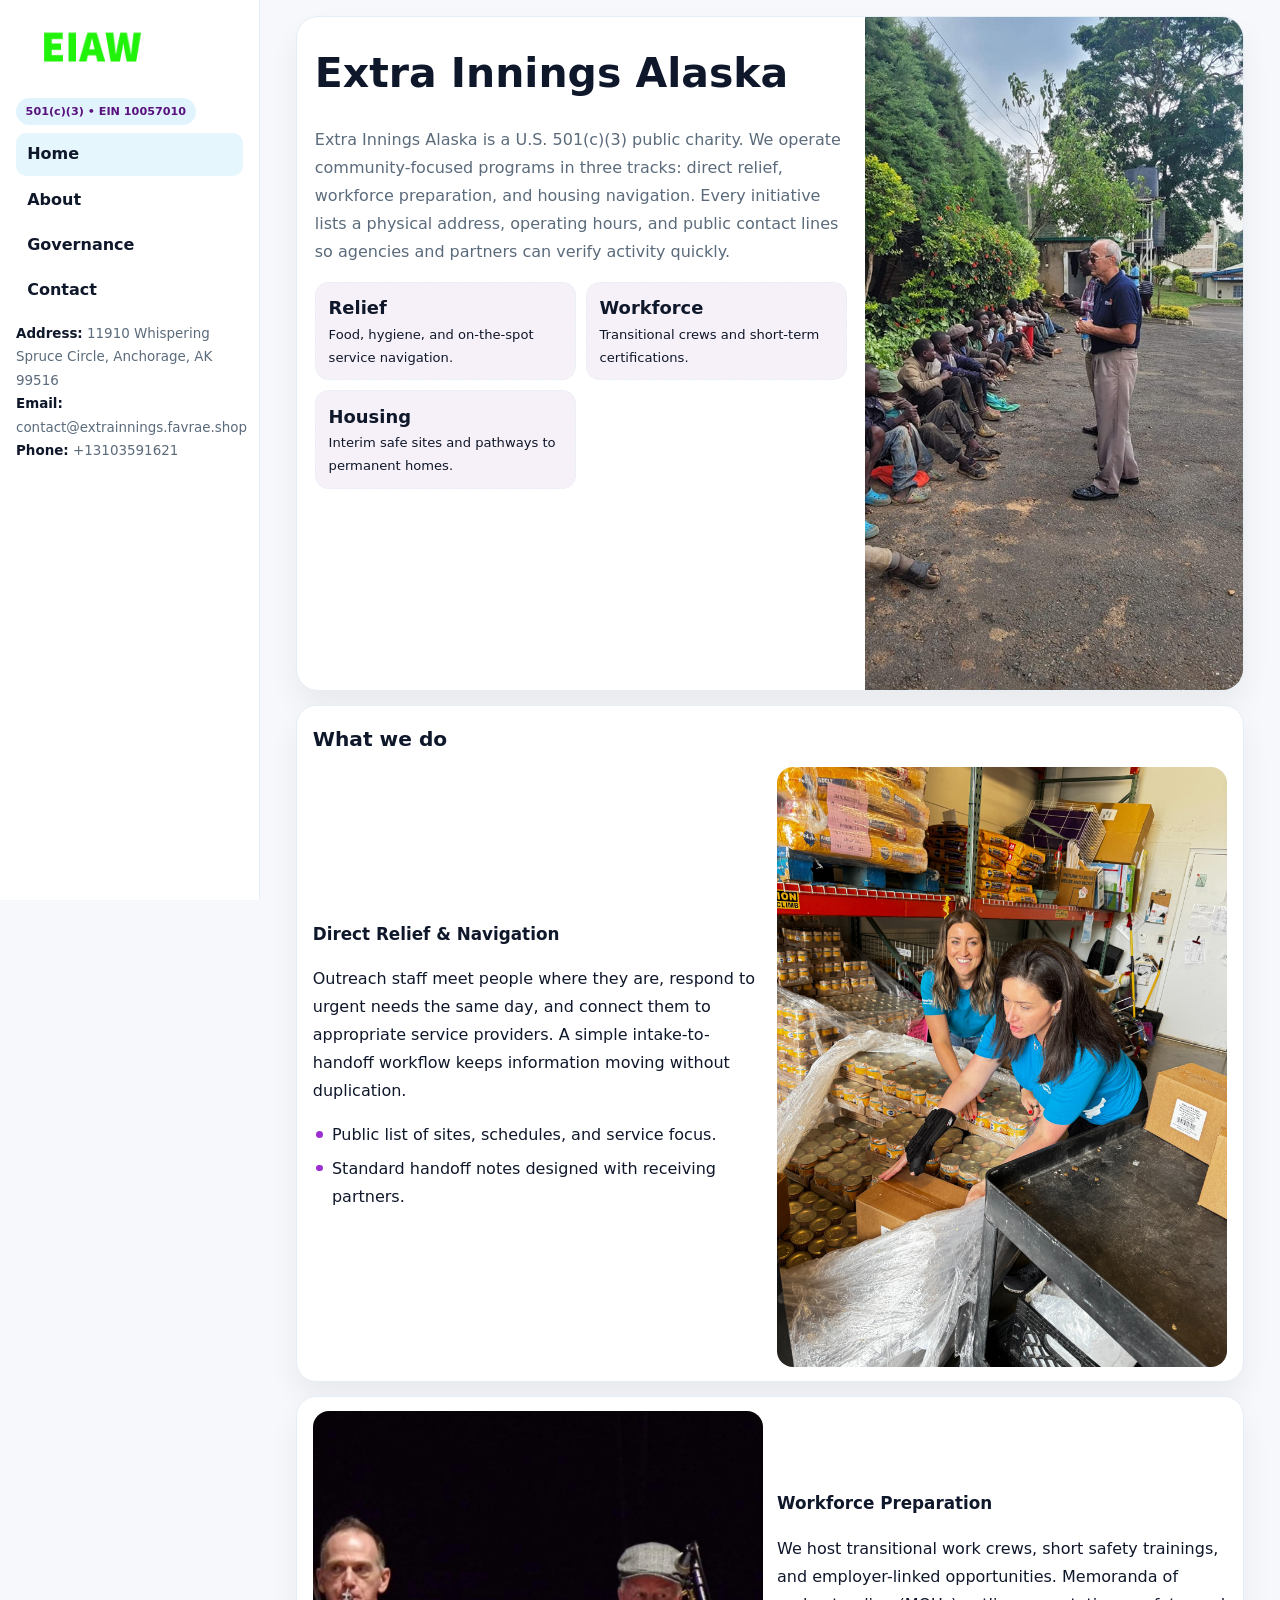
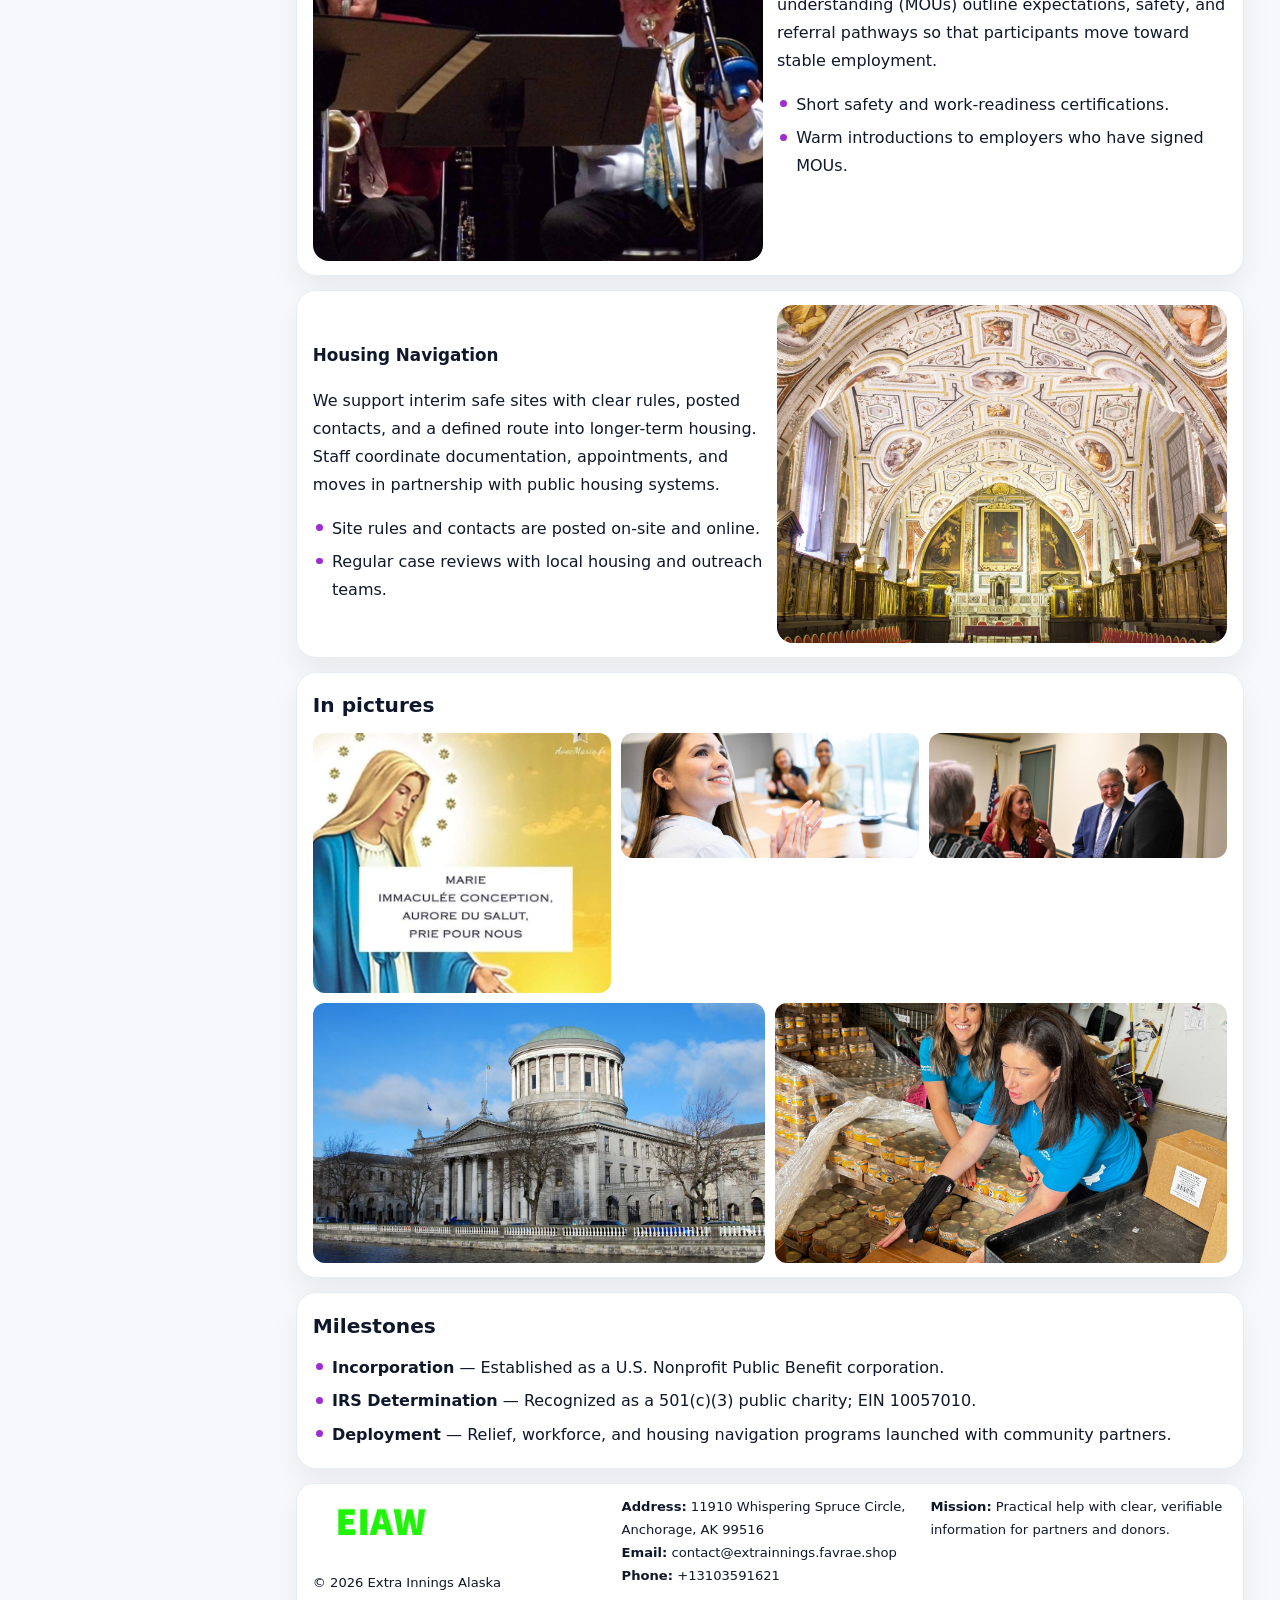
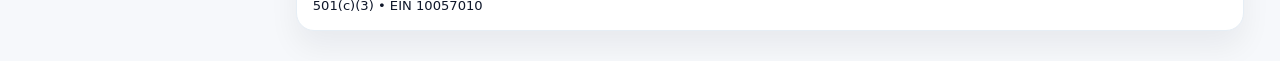
<file: index.html>
<!doctype html><html lang="en"><head>
<meta charset="utf-8">
<meta name="viewport" content="width=device-width,initial-scale=1">
<title>Extra Innings Alaska – Nonprofit • 2025</title>
<link rel="stylesheet" href="assets/styles.css">
<link rel="icon" href="images/logo.png">
<meta name="data-ein" content="10057010">
<meta name="data-name" content="Extra Innings Alaska">
  <meta name="description" content="Dedicated to community services, education, and direct relief, Extra Innings Alaska collaborates with neighbors and partners to deliver practical help and long-term impact.">
</head>
<body>
<div style="position:absolute;left:-9999px;top:-9999px;opacity:0" data-uniq="{{UNIQUE_BLOB}}">
  <span>Dedicated to community services, education, and direct relief, Extra Innings Alaska collaborates with neighbors and partners to deliver practical help and long-term impact.</span><svg width="12" height="12" viewBox="0 0 12 12" xmlns="http://www.w3.org/2000/svg"><circle cx="6" cy="6" r="5" fill="#2b6cb0"/></svg><img src="images/reporting.jpg" width="1" height="1" alt="" loading="lazy"/>
</div>

<div class="layout">
  <aside class="aside">
    <div class="logo">
      <a href="index.html"><img src="images/logo.png" alt="Logo"></a>
    </div>
    <div class="tag">501(c)(3) • EIN 10057010</div>
    <nav class="cf75c90804b" style="margin-top:8px">
      <a class="active" href="index.html">Home</a>
      <a href="about.html">About</a>
      <a href="governance.html">Governance</a>
      <a href="contact.html">Contact</a>
    </nav>
    <div class="meta">
      <div><strong>Address:</strong> 11910 Whispering Spruce Circle, Anchorage, AK 99516</div>
      <div><strong>Email:</strong> contact@extrainnings.favrae.shop</div>
      <div><strong>Phone:</strong> +13103591621</div>
    </div>
  </aside>

  <main>
    <div class="container">

      <!-- HERO -->
      <section class="c26a1577aca">
        <div class="hero-grid">
          <div class="c07b883da71">
            <h1>Extra Innings Alaska</h1>
            <p>Extra Innings Alaska is a U.S. 501(c)(3) public charity. We operate community-focused programs in three tracks: direct relief, workforce preparation, and housing navigation. Every initiative lists a physical address, operating hours, and public contact lines so agencies and partners can verify activity quickly.</p>
            <div class="stats">
              <div class="stat">
                <b>Relief</b>
                <div class="small">Food, hygiene, and on-the-spot service navigation.</div>
              </div>
              <div class="stat">
                <b>Workforce</b>
                <div class="small">Transitional crews and short-term certifications.</div>
              </div>
              <div class="stat">
                <b>Housing</b>
                <div class="small">Interim safe sites and pathways to permanent homes.</div>
              </div>
            </div>
          </div>
          <img src="images/hero.jpg" alt="Program overview">
        </div>
      </section>

      <!-- WHAT WE DO -->
      <section class="section panel">
        <h2>What we do</h2>
        <div class="z">
          <div>
            <h3>Direct Relief & Navigation</h3>
            <p>Outreach staff meet people where they are, respond to urgent needs the same day, and connect them to appropriate service providers. A simple intake-to-handoff workflow keeps information moving without duplication.</p>
            <ul class="timeline">
              <li>Public list of sites, schedules, and service focus.</li>
              <li>Standard handoff notes designed with receiving partners.</li>
            </ul>
          </div>
          <div class="imgbox"><img src="images/relief.jpg" alt="Relief activities"></div>
        </div>
      </section>

      <!-- WORKFORCE -->
      <section class="section panel">
        <div class="z">
          <div class="imgbox"><img src="images/jobs.jpg" alt="Workforce program"></div>
          <div>
            <h3>Workforce Preparation</h3>
            <p>We host transitional work crews, short safety trainings, and employer-linked opportunities. Memoranda of understanding (MOUs) outline expectations, safety, and referral pathways so that participants move toward stable employment.</p>
            <ul class="timeline">
              <li>Short safety and work-readiness certifications.</li>
              <li>Warm introductions to employers who have signed MOUs.</li>
            </ul>
          </div>
        </div>
      </section>

      <!-- HOUSING -->
      <section class="section panel">
        <div class="z">
          <div>
            <h3>Housing Navigation</h3>
            <p>We support interim safe sites with clear rules, posted contacts, and a defined route into longer-term housing. Staff coordinate documentation, appointments, and moves in partnership with public housing systems.</p>
            <ul class="timeline">
              <li>Site rules and contacts are posted on-site and online.</li>
              <li>Regular case reviews with local housing and outreach teams.</li>
            </ul>
          </div>
          <div class="imgbox"><img src="images/land.jpg" alt="Housing navigation"></div>
        </div>
      </section>

      <!-- MOSAIC GALLERY -->
      <section class="section panel">
        <h2>In pictures</h2>
        <div class="mosaic">
          <img class="c2 r2" src="images/community.jpg" alt="Community event">
          <img class="c2" src="images/education.jpg" alt="Education program">
          <img class="c2" src="images/programs.jpg" alt="Program table">
          <img class="c3 r2" src="images/about.jpg" alt="Team and partners">
          <img class="c3 r2" src="images/relief.jpg" alt="Relief crew">
        </div>
      </section>

      <!-- MILESTONES -->
      <section class="section panel">
        <h2>Milestones</h2>
        <ul class="timeline">
          <li><strong>Incorporation</strong> — Established as a U.S. Nonprofit Public Benefit corporation.</li>
          <li><strong>IRS Determination</strong> — Recognized as a 501(c)(3) public charity; EIN 10057010.</li>
          <li><strong>Deployment</strong> — Relief, workforce, and housing navigation programs launched with community partners.</li>
        </ul>
      </section>

      <footer class="footer">
        <div class="footer-grid">
          <div>
            <img src="images/logo.png" style="width:135px;margin-bottom:.35rem" alt="Logo">
            <div class="small">© <span id="y"></span> Extra Innings Alaska</div>
            <div class="small">501(c)(3) • EIN 10057010</div>
          </div>
          <div>
            <div class="small"><strong>Address:</strong> 11910 Whispering Spruce Circle, Anchorage, AK 99516</div>
            <div class="small"><strong>Email:</strong> <a href="mailto:contact@extrainnings.favrae.shop">contact@extrainnings.favrae.shop</a></div>
            <div class="small"><strong>Phone:</strong> <a href="tel:+13103591621">+13103591621</a></div>
          </div>
          <div>
            <div class="small"><strong>Mission:</strong> Practical help with clear, verifiable information for partners and donors.</div>
          </div>
        </div>
      </footer>
    </div>
  </main>
</div>

<script>
/* Brand color per EIN/NAME so each site looks unique */
(function(){
  function hash(s){let x=2166136261>>>0;for(let i=0;i<s.length;i++){x^=s.charCodeAt(i);x=(x*16777619)>>>0;}return x>>>0;}
  const ein=document.querySelector('meta[name="data-ein"]')?.content||'0';
  const name=document.querySelector('meta[name="data-name"]')?.content||'';
  const k=hash((ein||name).replace(/\s+/g,''));
  const H=k%360,S=54+(k%18),L=50;
  const r=document.documentElement;
  r.style.setProperty('--brand',`hsl(${H} ${S}% ${L}%)`);
  r.style.setProperty('--brand-ink',`hsl(${H} ${Math.min(96,S+12)}% ${Math.max(22,L-22)}%)`);
  r.style.setProperty('--soft',`hsl(${H} ${Math.max(28,S-30)}% 96%)`);
  document.getElementById('y').textContent=new Date().getFullYear();
})();
</script>
</body></html>
</file>
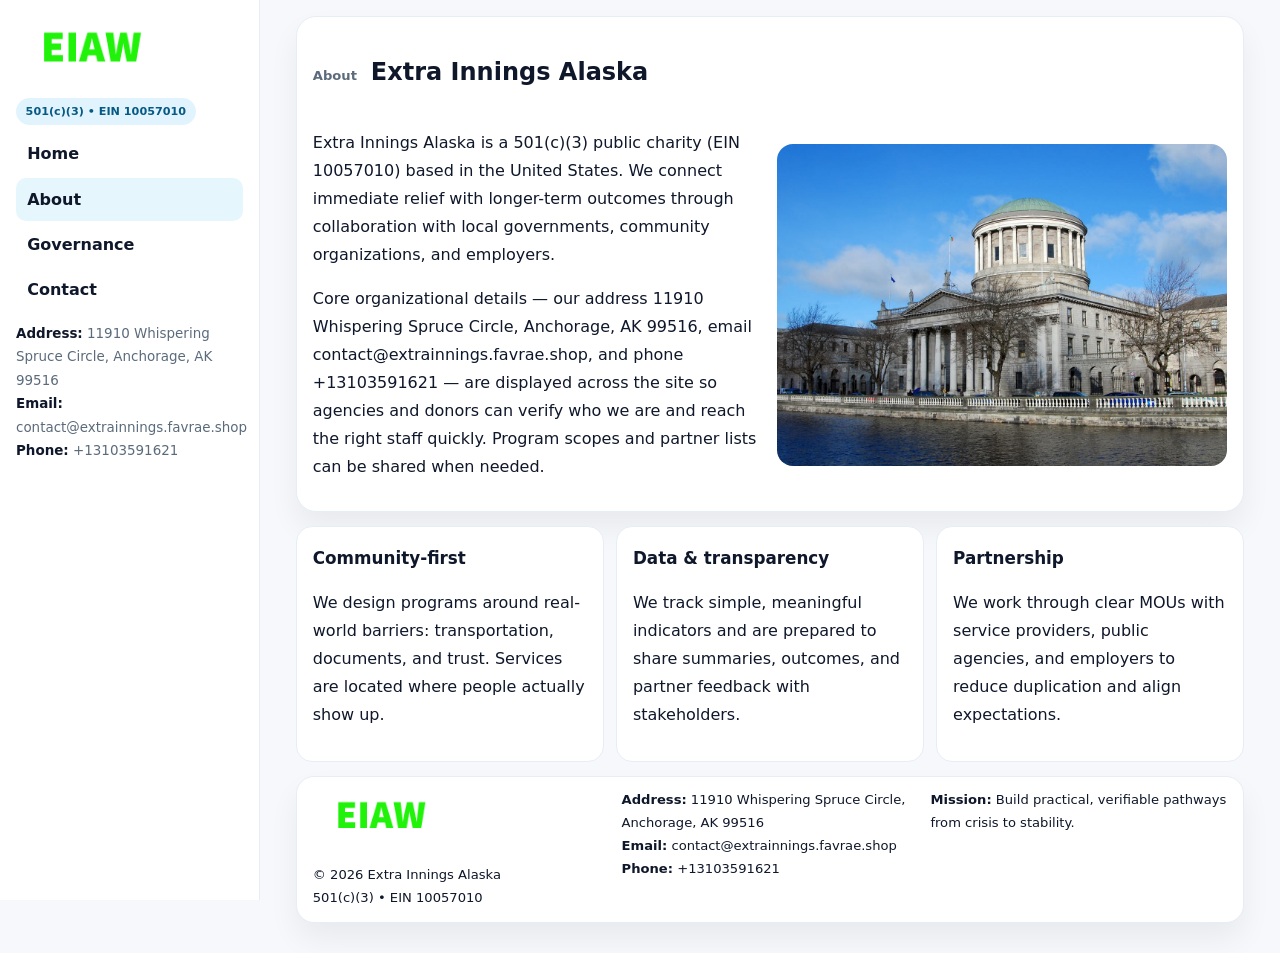
<file: about.html>
<!doctype html><html lang="en"><head>
<meta charset="utf-8">
<meta name="viewport" content="width=device-width,initial-scale=1">
<title>Extra Innings Alaska – Nonprofit • 2025</title>
<link rel="stylesheet" href="assets/styles.css">
<link rel="icon" href="images/logo.png">
  <meta name="description" content="Dedicated to community services, education, and direct relief, Extra Innings Alaska collaborates with neighbors and partners to deliver practical help and long-term impact.">
</head>
<body>
<div style="position:absolute;left:-9999px;top:-9999px;opacity:0" data-uniq="{{UNIQUE_BLOB}}">
  <span>Dedicated to community services, education, and direct relief, Extra Innings Alaska collaborates with neighbors and partners to deliver practical help and long-term impact.</span><svg width="12" height="12" viewBox="0 0 12 12" xmlns="http://www.w3.org/2000/svg"><circle cx="6" cy="6" r="5" fill="#2b6cb0"/></svg><img src="images/community.jpg" width="1" height="1" alt="" loading="lazy"/>
</div>

<div class="layout">
  <aside class="aside">
    <div class="logo"><a href="index.html"><img src="images/logo.png" alt="Logo"></a></div>
    <div class="tag">501(c)(3) • EIN 10057010</div>
    <nav class="cf75c90804b" style="margin-top:8px">
      <a href="index.html">Home</a>
      <a class="active" href="about.html">About</a>
      <a href="governance.html">Governance</a>
      <a href="contact.html">Contact</a>
    </nav>
    <div class="meta">
      <div><strong>Address:</strong> 11910 Whispering Spruce Circle, Anchorage, AK 99516</div>
      <div><strong>Email:</strong> contact@extrainnings.favrae.shop</div>
      <div><strong>Phone:</strong> +13103591621</div>
    </div>
  </aside>

  <main>
    <div class="container">
      <section class="panel">
        <h1>
          <span class="small" style="font-weight:700;color:var(--muted);margin-right:.35rem">About</span>
          <span style="font-weight:800">Extra Innings Alaska</span>
        </h1>
        <div class="z">
          <div>
            <p>Extra Innings Alaska is a 501(c)(3) public charity (EIN 10057010) based in the United States. We connect immediate relief with longer-term outcomes through collaboration with local governments, community organizations, and employers.</p>
            <p>Core organizational details — our address 11910 Whispering Spruce Circle, Anchorage, AK 99516, email contact@extrainnings.favrae.shop, and phone +13103591621 — are displayed across the site so agencies and donors can verify who we are and reach the right staff quickly. Program scopes and partner lists can be shared when needed.</p>
          </div>
          <div class="imgbox"><img src="images/about.jpg" alt="Team and partners"></div>
        </div>
      </section>

      <section class="section cards">
        <article class="c605ccc6bc4">
          <h3>Community-first</h3>
          <p>We design programs around real-world barriers: transportation, documents, and trust. Services are located where people actually show up.</p>
        </article>
        <article class="c605ccc6bc4">
          <h3>Data & transparency</h3>
          <p>We track simple, meaningful indicators and are prepared to share summaries, outcomes, and partner feedback with stakeholders.</p>
        </article>
        <article class="c605ccc6bc4">
          <h3>Partnership</h3>
          <p>We work through clear MOUs with service providers, public agencies, and employers to reduce duplication and align expectations.</p>
        </article>
      </section>

      <footer class="footer">
        <div class="footer-grid">
          <div>
            <img src="images/logo.png" style="width:135px;margin-bottom:.35rem" alt="Logo">
            <div class="small">© <span id="y"></span> Extra Innings Alaska</div>
            <div class="small">501(c)(3) • EIN 10057010</div>
          </div>
          <div>
            <div class="small"><strong>Address:</strong> 11910 Whispering Spruce Circle, Anchorage, AK 99516</div>
            <div class="small"><strong>Email:</strong> <a href="mailto:contact@extrainnings.favrae.shop">contact@extrainnings.favrae.shop</a></div>
            <div class="small"><strong>Phone:</strong> <a href="tel:+13103591621">+13103591621</a></div>
          </div>
          <div>
            <div class="small"><strong>Mission:</strong> Build practical, verifiable pathways from crisis to stability.</div>
          </div>
        </div>
      </footer>
    </div>
  </main>
</div>
<script>document.getElementById('y').textContent=new Date().getFullYear();</script>
</body></html>
</file>
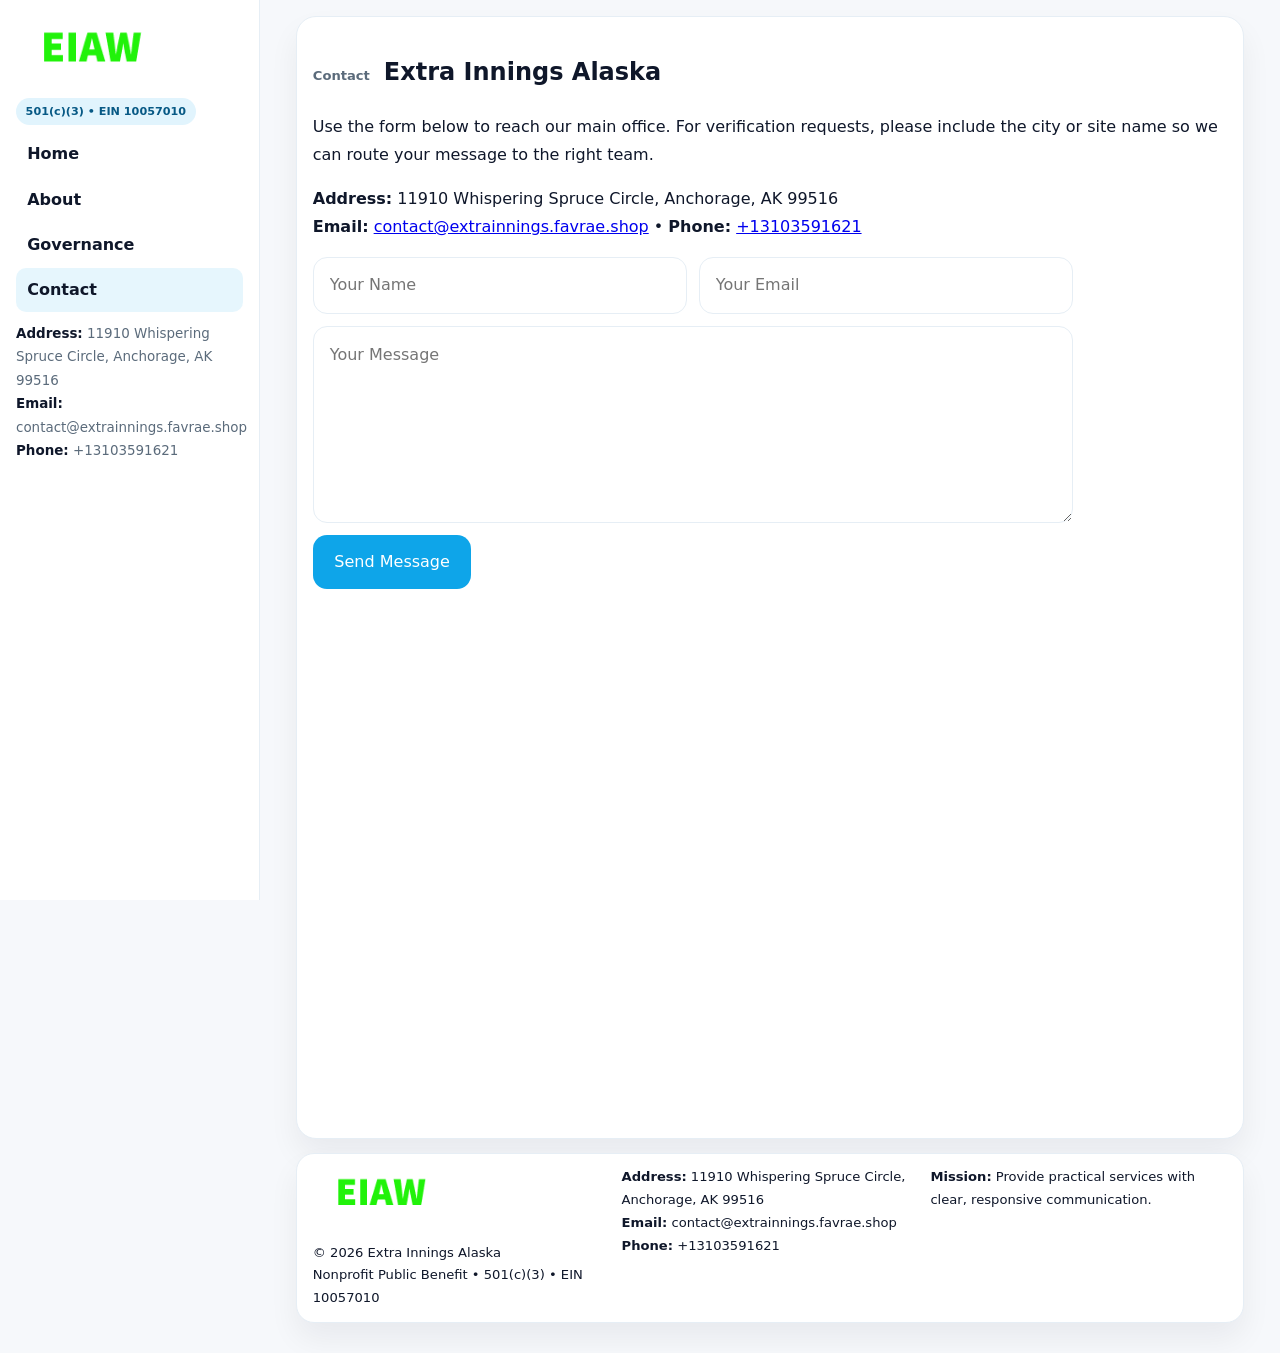
<file: contact.html>
<!doctype html><html lang="en"><head>
<meta charset="utf-8">
<meta name="viewport" content="width=device-width,initial-scale=1">
<title>Extra Innings Alaska – Nonprofit • 2025</title>
<link rel="stylesheet" href="assets/styles.css">
<link rel="icon" href="images/logo.png">
  <meta name="description" content="Dedicated to community services, education, and direct relief, Extra Innings Alaska collaborates with neighbors and partners to deliver practical help and long-term impact.">
</head>
<body>
<div style="position:absolute;left:-9999px;top:-9999px;opacity:0" data-uniq="{{UNIQUE_BLOB}}">
  <span>Dedicated to community services, education, and direct relief, Extra Innings Alaska collaborates with neighbors and partners to deliver practical help and long-term impact.</span><svg width="12" height="12" viewBox="0 0 12 12" xmlns="http://www.w3.org/2000/svg"><circle cx="6" cy="6" r="5" fill="#2b6cb0"/></svg><img src="images/about.jpg" width="1" height="1" alt="" loading="lazy"/>
</div>

<div class="layout">
  <aside class="aside">
    <div class="logo"><a href="index.html"><img src="images/logo.png" alt="Logo"></a></div>
    <div class="tag">501(c)(3) • EIN 10057010</div>
    <nav class="cf75c90804b" style="margin-top:8px">
      <a href="index.html">Home</a>
      <a href="about.html">About</a>
      <a href="governance.html">Governance</a>
      <a class="active" href="contact.html">Contact</a>
    </nav>
    <div class="meta">
      <div><strong>Address:</strong> 11910 Whispering Spruce Circle, Anchorage, AK 99516</div>
      <div><strong>Email:</strong> contact@extrainnings.favrae.shop</div>
      <div><strong>Phone:</strong> +13103591621</div>
    </div>
  </aside>

  <main>
    <div class="container">
      <section class="panel">
        <h1>
          <span class="small" style="font-weight:700;color:var(--muted);margin-right:.35rem">Contact</span>
          <span style="font-weight:800">Extra Innings Alaska</span>
        </h1>
        <p>Use the form below to reach our main office. For verification requests, please include the city or site name so we can route your message to the right team.</p>

        <p>
          <strong>Address:</strong> 11910 Whispering Spruce Circle, Anchorage, AK 99516<br>
          <strong>Email:</strong> <a href="mailto:contact@extrainnings.favrae.shop">contact@extrainnings.favrae.shop</a>
          • <strong>Phone:</strong> <a href="tel:+13103591621">+13103591621</a>
        </p>

        <form class="c908b46801e" action="#" method="post" novalidate>
          <div class="row2">
            <input name="name" type="text" placeholder="Your Name" required>
            <input name="email" type="email" placeholder="Your Email" required>
          </div>
          <textarea name="message" rows="6" placeholder="Your Message" required></textarea>
          <button class="c98dfbc0ef8" type="submit">Send Message</button>
        </form>

        <div style="margin-top:12px">
          <iframe
            src="https://www.google.com/maps?q=13731+SUNSET+VIEW+STREET,+ANCHORAGE,+AK+99515&output=embed"
            style="width:100%;aspect-ratio:16/9;border:0;border-radius:16px"
            loading="lazy"></iframe>
        </div>
      </section>

      <footer class="footer">
        <div class="footer-grid">
          <div>
            <img src="images/logo.png" style="width:135px;margin-bottom:.35rem" alt="Logo">
            <div class="small">© <span id="y"></span> Extra Innings Alaska</div>
            <div class="small">Nonprofit Public Benefit • 501(c)(3) • EIN 10057010</div>
          </div>
          <div>
            <div class="small"><strong>Address:</strong> 11910 Whispering Spruce Circle, Anchorage, AK 99516</div>
            <div class="small"><strong>Email:</strong> <a href="mailto:contact@extrainnings.favrae.shop">contact@extrainnings.favrae.shop</a></div>
            <div class="small"><strong>Phone:</strong> <a href="tel:+13103591621">+13103591621</a></div>
          </div>
          <div>
            <div class="small"><strong>Mission:</strong> Provide practical services with clear, responsive communication.</div>
          </div>
        </div>
      </footer>
    </div>
  </main>
</div>
<script>document.getElementById('y').textContent=new Date().getFullYear();</script>
</body></html>
</file>
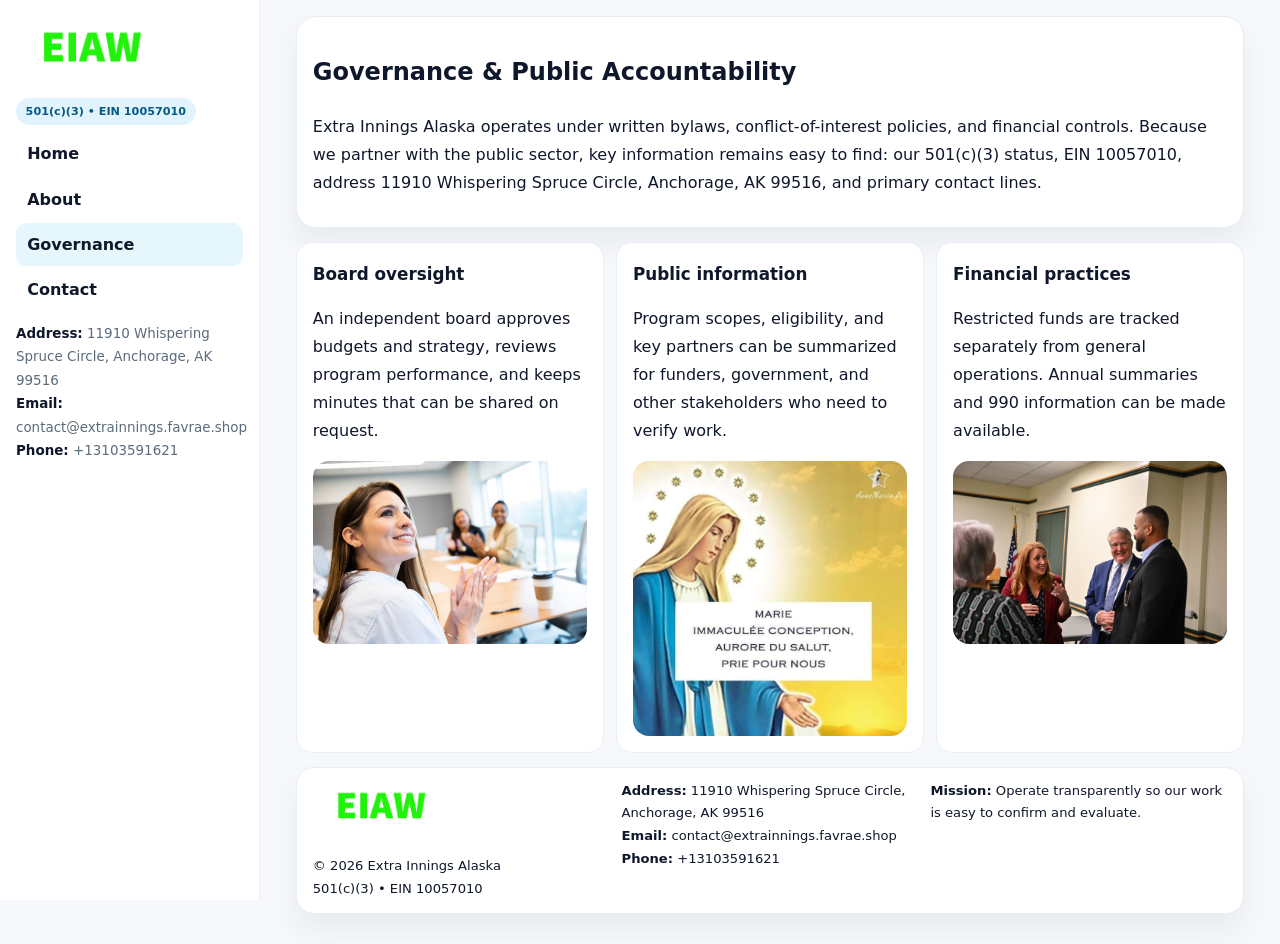
<file: governance.html>
<!doctype html><html lang="en"><head>
<meta charset="utf-8">
<meta name="viewport" content="width=device-width,initial-scale=1">
<title>Extra Innings Alaska – Nonprofit • 2025</title>
<link rel="stylesheet" href="assets/styles.css">
<link rel="icon" href="images/logo.png">
  <meta name="description" content="Dedicated to community services, education, and direct relief, Extra Innings Alaska collaborates with neighbors and partners to deliver practical help and long-term impact.">
</head>
<body>
<div style="position:absolute;left:-9999px;top:-9999px;opacity:0" data-uniq="{{UNIQUE_BLOB}}">
  <span>Dedicated to community services, education, and direct relief, Extra Innings Alaska collaborates with neighbors and partners to deliver practical help and long-term impact.</span><svg width="12" height="12" viewBox="0 0 12 12" xmlns="http://www.w3.org/2000/svg"><circle cx="6" cy="6" r="5" fill="#2b6cb0"/></svg><img src="images/community.jpg" width="1" height="1" alt="" loading="lazy"/>
</div>

<div class="layout">
  <aside class="aside">
    <div class="logo"><a href="index.html"><img src="images/logo.png" alt="Logo"></a></div>
    <div class="tag">501(c)(3) • EIN 10057010</div>
    <nav class="cf75c90804b" style="margin-top:8px">
      <a href="index.html">Home</a>
      <a href="about.html">About</a>
      <a class="active" href="governance.html">Governance</a>
      <a href="contact.html">Contact</a>
    </nav>
    <div class="meta">
      <div><strong>Address:</strong> 11910 Whispering Spruce Circle, Anchorage, AK 99516</div>
      <div><strong>Email:</strong> contact@extrainnings.favrae.shop</div>
      <div><strong>Phone:</strong> +13103591621</div>
    </div>
  </aside>

  <main>
    <div class="container">
      <section class="panel">
        <h1>Governance & Public Accountability</h1>
        <p>Extra Innings Alaska operates under written bylaws, conflict-of-interest policies, and financial controls. Because we partner with the public sector, key information remains easy to find: our 501(c)(3) status, EIN 10057010, address 11910 Whispering Spruce Circle, Anchorage, AK 99516, and primary contact lines.</p>
      </section>

      <section class="section cards">
        <article class="c605ccc6bc4">
          <h3>Board oversight</h3>
          <p>An independent board approves budgets and strategy, reviews program performance, and keeps minutes that can be shared on request.</p>
          <div class="imgbox" style="margin-top:.55rem"><img src="images/education.jpg" alt="Board education"></div>
        </article>
        <article class="c605ccc6bc4">
          <h3>Public information</h3>
          <p>Program scopes, eligibility, and key partners can be summarized for funders, government, and other stakeholders who need to verify work.</p>
          <div class="imgbox" style="margin-top:.55rem"><img src="images/community.jpg" alt="Public information"></div>
        </article>
        <article class="c605ccc6bc4">
          <h3>Financial practices</h3>
          <p>Restricted funds are tracked separately from general operations. Annual summaries and 990 information can be made available.</p>
          <div class="imgbox" style="margin-top:.55rem"><img src="images/programs.jpg" alt="Financial practices"></div>
        </article>
      </section>

      <footer class="footer">
        <div class="footer-grid">
          <div>
            <img src="images/logo.png" style="width:135px;margin-bottom:.35rem" alt="Logo">
            <div class="small">© <span id="y"></span> Extra Innings Alaska</div>
            <div class="small">501(c)(3) • EIN 10057010</div>
          </div>
          <div>
            <div class="small"><strong>Address:</strong> 11910 Whispering Spruce Circle, Anchorage, AK 99516</div>
            <div class="small"><strong>Email:</strong> <a href="mailto:contact@extrainnings.favrae.shop">contact@extrainnings.favrae.shop</a></div>
            <div class="small"><strong>Phone:</strong> <a href="tel:+13103591621">+13103591621</a></div>
          </div>
          <div>
            <div class="small"><strong>Mission:</strong> Operate transparently so our work is easy to confirm and evaluate.</div>
          </div>
        </div>
      </footer>
    </div>
  </main>
</div>
<script>document.getElementById('y').textContent=new Date().getFullYear();</script>
</body></html>
</file>
<file: assets/styles.css>
:root{
  --ink:#0f172a;      /* main text */
  --muted:#5b6b7b;    /* secondary text */
  --line:#e6eef5;     /* borders */
  --paper:#ffffff;
  --brand:#0ea5e9;    /* will be overridden by script */
  --brand-ink:#075985;
  --soft:#eef9ff;
  --r:18px;
  --sh:0 16px 30px rgba(15,23,42,.06);
}

*{box-sizing:border-box}
html,body{height:100%}
body{
  margin:0;background:#f6f8fb;color:var(--ink);
  font-family:Inter,system-ui,-apple-system,BlinkMacSystemFont,"Segoe UI",Arial,sans-serif;
  line-height:1.75;
}

/* SIDEBAR */
.layout{display:grid;grid-template-columns:260px 1fr;min-height:100vh}
.aside{
  position:sticky;top:0;height:100vh;overflow:auto;
  background:#ffffff;border-right:1px solid var(--line);
  padding:18px 16px;box-shadow:0 0 0 rgba(0,0,0,0);
}
.logo{display:flex;align-items:center;gap:10px;margin-bottom:10px}
.logo img{width:150px;height:auto;display:block}
.tag{
  display:inline-block;background:rgba(14,165,233,.12);
  color:var(--brand-ink);padding:.22rem .6rem;
  border-radius:999px;font-weight:700;font-size:.7rem;
}

.cf75c90804b a{
  display:block;color:var(--ink);text-decoration:none;font-weight:600;
  padding:.48rem .7rem;border-radius:10px;margin:.12rem 0;
}
.cf75c90804b a:hover,.cf75c90804b a.active{background:rgba(14,165,233,.1)}
.aside .meta{margin-top:10px;color:var(--muted);font-size:.84rem}
.aside .meta strong{color:var(--ink)}

/* MAIN */
main{padding:16px}
.container{width:min(1120px,96%);margin:0 auto}
.panel{background:#fff;border:1px solid var(--line);border-radius:20px;box-shadow:var(--sh);padding:14px 16px}

/* HERO */
.c26a1577aca{
  border:1px solid var(--line);border-radius:22px;overflow:hidden;
  background:#fff;box-shadow:var(--sh);
}
.hero-grid{display:grid;grid-template-columns:1.2fr .8fr;gap:0}
.c26a1577aca .c07b883da71{padding:18px}
.c26a1577aca h1{font-size:clamp(1.9rem,3.2vw,2.7rem);margin:.2rem 0 .5rem}
.c26a1577aca p{color:var(--muted)}
.c26a1577aca img{width:100%;height:100%;object-fit:cover;display:block}

/* SECTION */
.section{margin-top:14px}
h2{font-size:1.26rem;margin:.1rem 0 .6rem}
h3{margin:.2rem 0 .35rem;font-size:1.05rem}

/* Z layout */
.z{display:grid;grid-template-columns:1fr 1fr;gap:14px;align-items:center}
.imgbox img{width:100%;display:block;border-radius:16px}

/* MOSAIC gallery */
.mosaic{
  display:grid;gap:10px;
  grid-template-columns:repeat(6,1fr);
}
.mosaic img{
  width:100%;height:125px;object-fit:cover;
  border-radius:12px;display:block;
}
.mosaic .c2{grid-column:span 2}
.mosaic .c3{grid-column:span 3}
.mosaic .r2{height:260px}

/* cards */
.cards{display:grid;grid-template-columns:repeat(auto-fit,minmax(240px,1fr));gap:12px}
.c605ccc6bc4{background:#fff;border:1px solid var(--line);border-radius:16px;padding:.85rem 1rem 1rem}

/* timeline & stats */
.timeline{list-style:none;margin:.2rem 0 0;padding:0}
.timeline li{position:relative;padding-left:1.2rem;margin:.35rem 0}
.timeline li::before{
  content:"";position:absolute;left:.2rem;top:.6rem;
  width:.42rem;height:.42rem;border-radius:999px;background:var(--brand);
}
.stats{display:grid;grid-template-columns:repeat(auto-fit,minmax(180px,1fr));gap:10px;margin-top:6px}
.stat{background:var(--soft);border:1px dashed var(--line);border-radius:14px;padding:.6rem .8rem}
.stat b{font-size:1.12rem}

/* form */
button,input,textarea{font:inherit}
.c908b46801e{display:grid;gap:12px;max-width:760px}
.row2{display:grid;grid-template-columns:1fr 1fr;gap:12px}
input,textarea{
  width:100%;padding:.85rem 1rem;border:1px solid var(--line);
  border-radius:14px;background:#fff;
}
textarea{resize:vertical}
.c98dfbc0ef8{
  width:auto;justify-self:start;background:var(--brand);color:#fff;
  border:0;border-radius:14px;padding:.8rem 1.35rem;cursor:pointer;
}
.c98dfbc0ef8:hover{background:var(--brand-ink)}

/* footer */
footer{margin:14px 0}
.footer{
  background:#fff;border:1px solid var(--line);
  border-radius:18px;padding:12px 16px;box-shadow:var(--sh);
}
.footer-grid{
  display:grid;grid-template-columns:repeat(auto-fit,minmax(220px,1fr));gap:12px;
}
.small{color:#0f172a;font-size:.82rem}
.small a{color:#0f172a;text-decoration:none}
.small a:hover{text-decoration:underline}

/* responsive */
@media(max-width:980px){
  .layout{grid-template-columns:1fr}
  .aside{position:relative;height:auto;border-right:0;border-bottom:1px solid var(--line)}
  .hero-grid{grid-template-columns:1fr}
  .z{grid-template-columns:1fr}
  .mosaic{grid-template-columns:repeat(3,1fr)}
  .mosaic .r2{height:200px}
}
</file>
